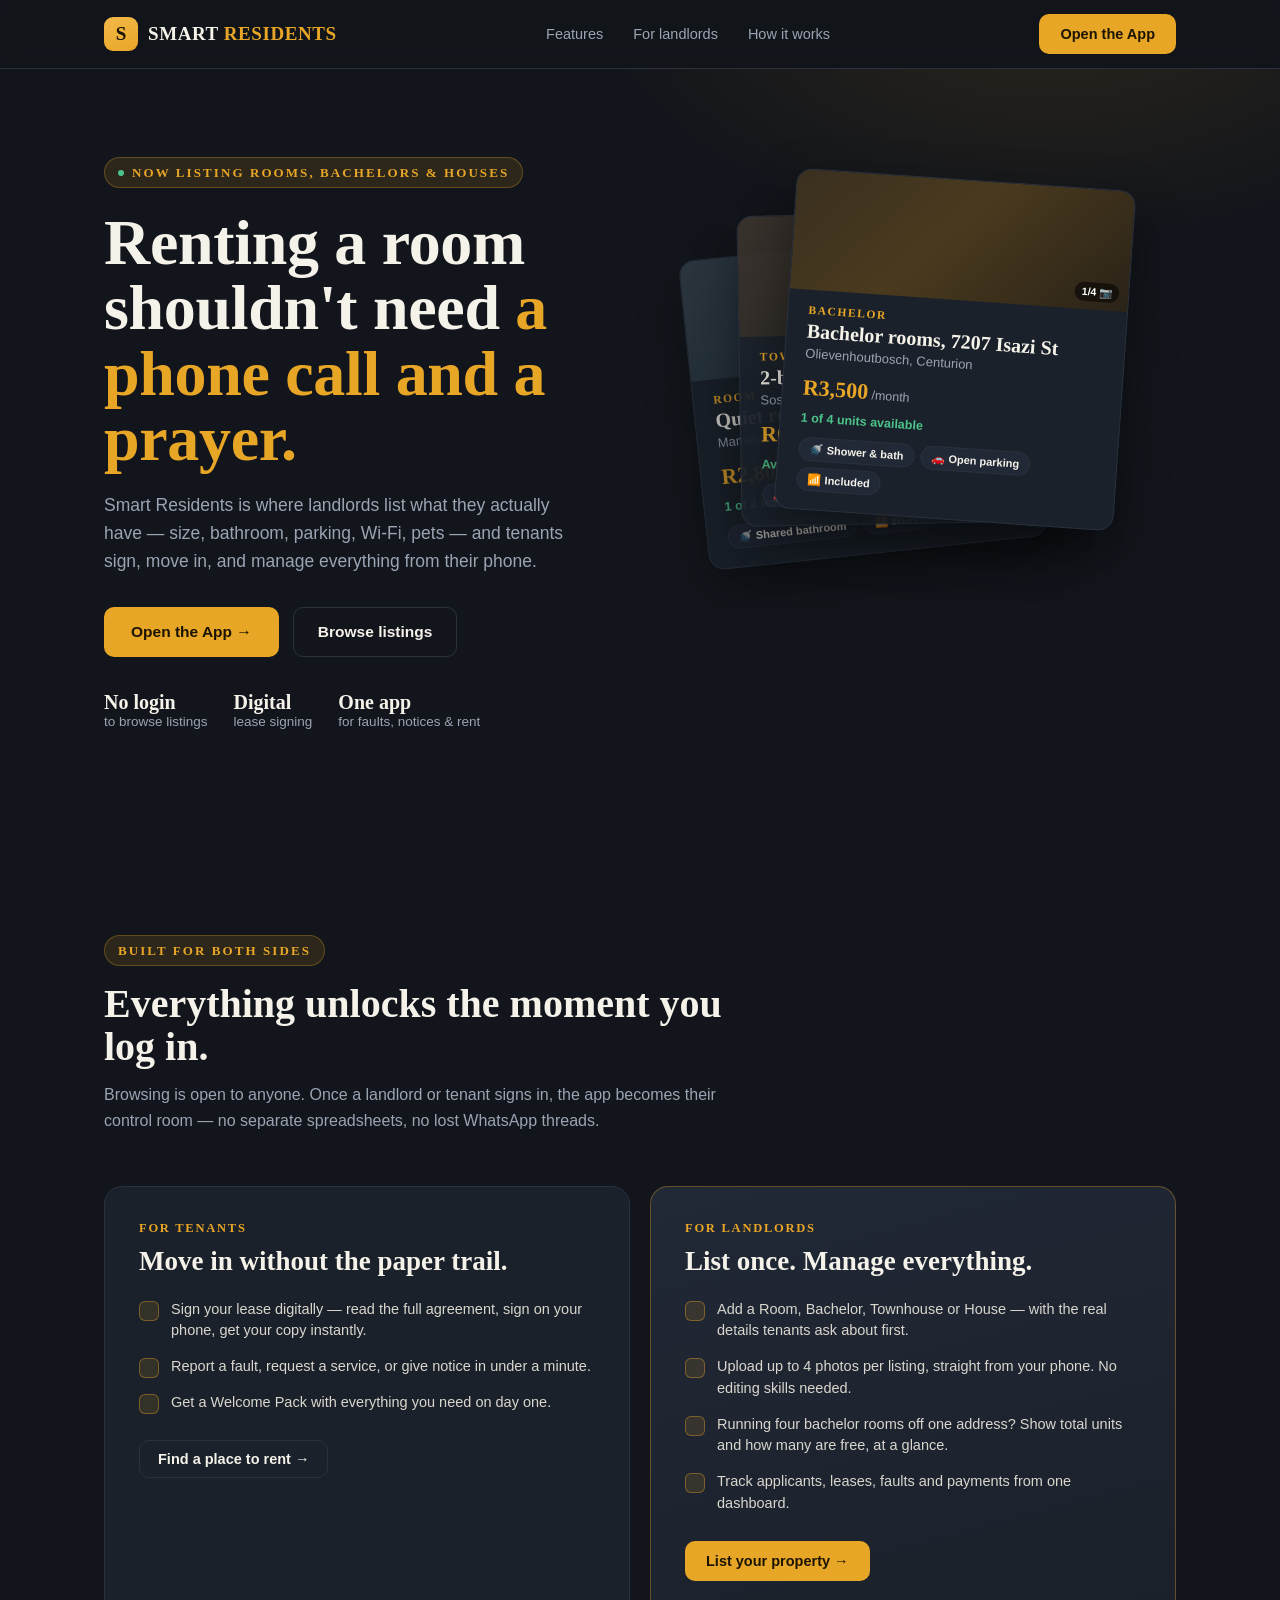
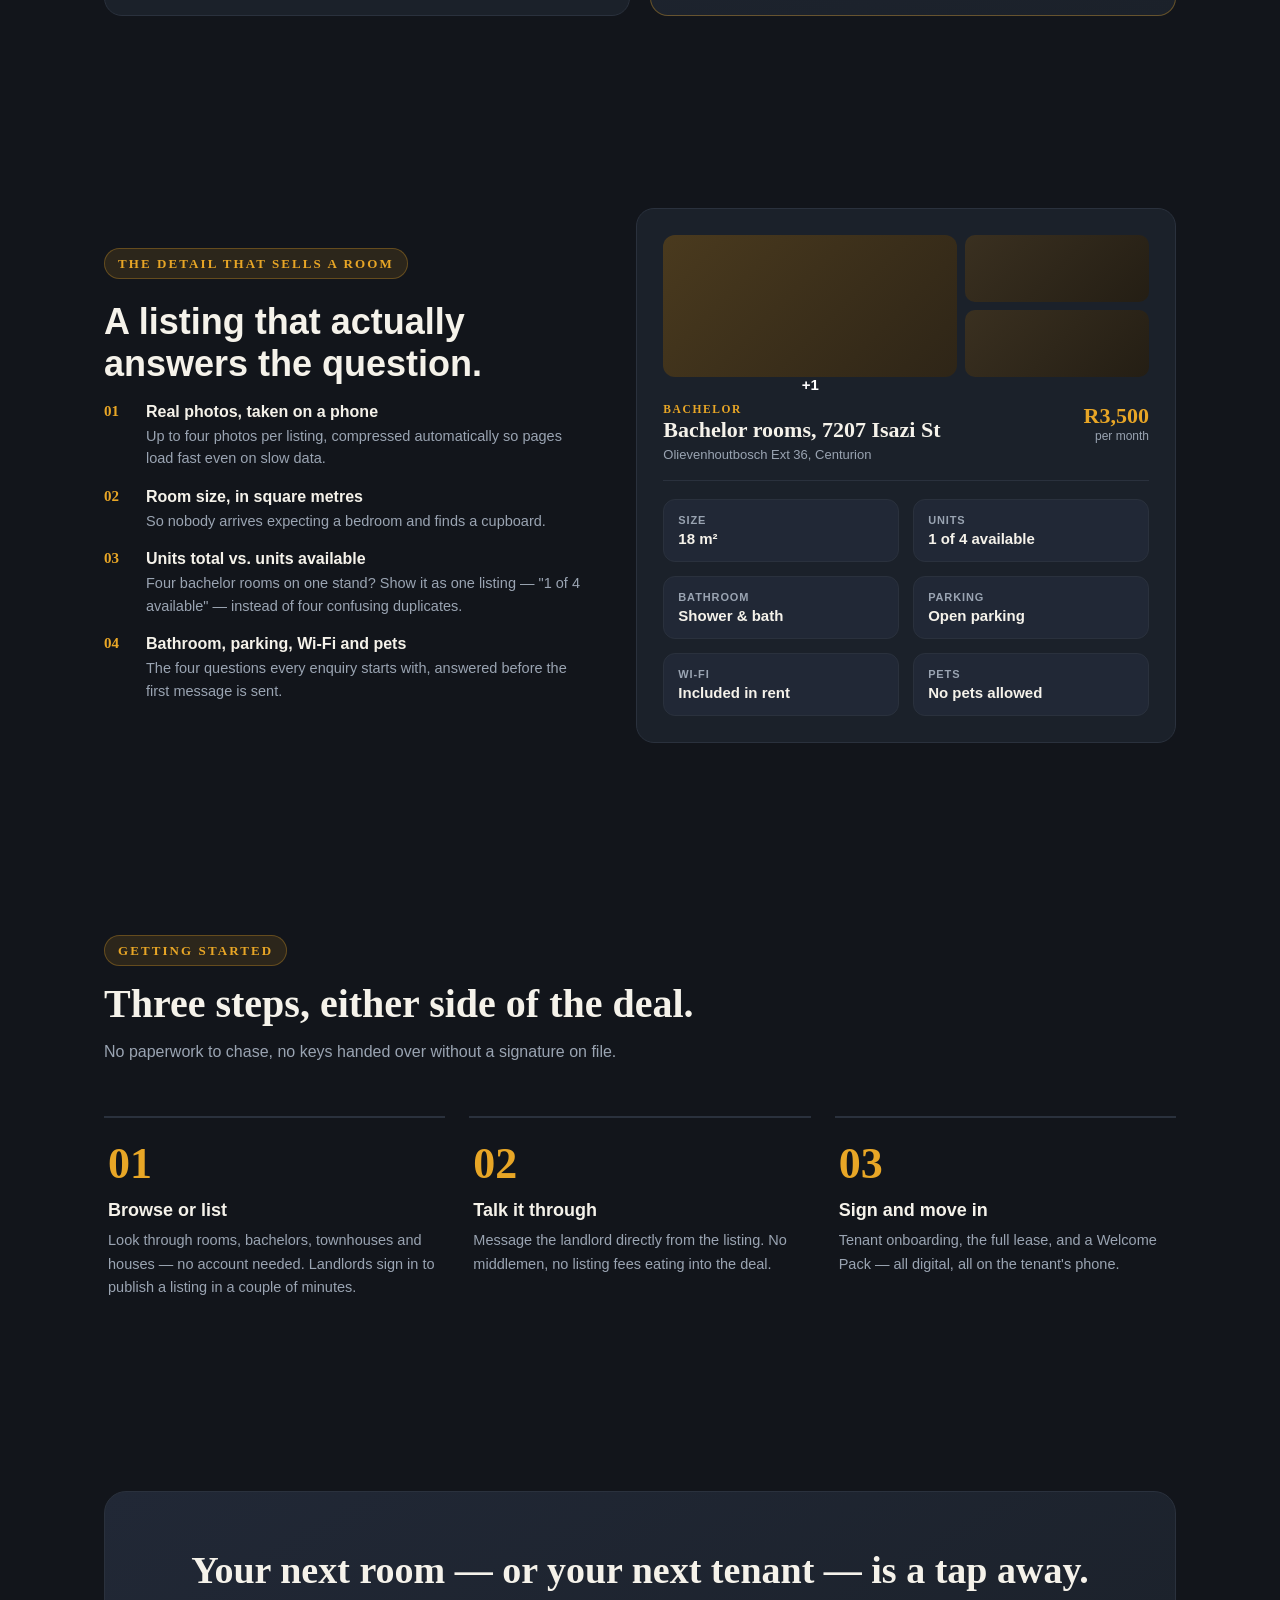
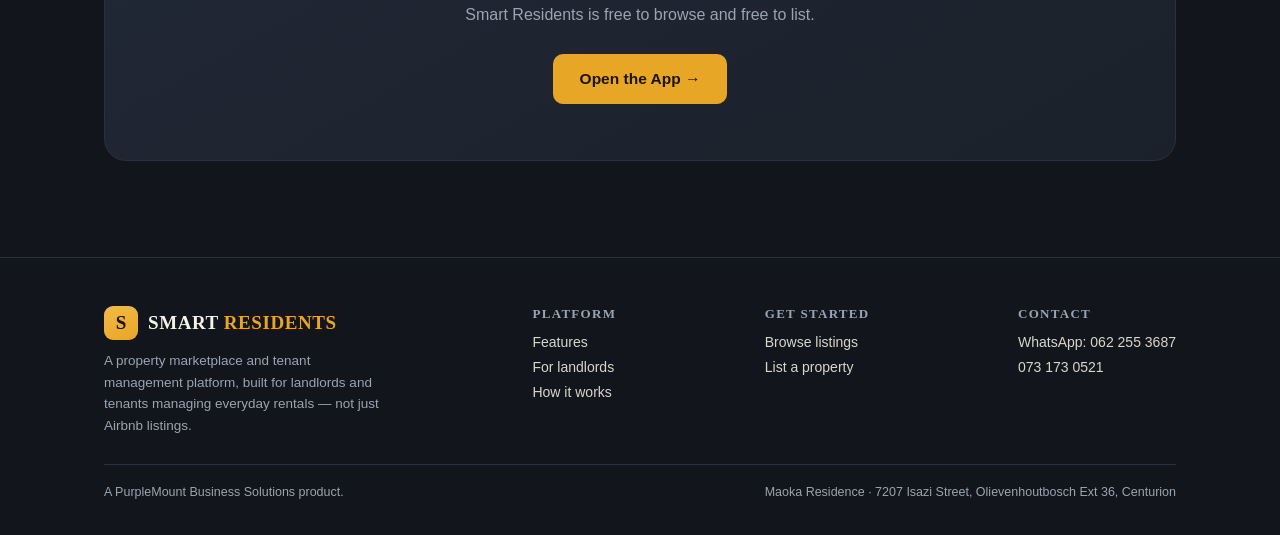
<file: smart-residents-landing.html>
<!DOCTYPE html>
<html lang="en">
<head>
<meta charset="UTF-8">
<title>Smart Residents — Rent, list, and manage rooms without the paperwork</title>
<meta name="viewport" content="width=device-width, initial-scale=1">
<meta name="description" content="Smart Residents lets landlords list rooms, bachelors, townhouses and houses with real specs, and lets tenants sign leases, report faults, and manage tenancy from their phone.">
<style>
  @font-face{
    font-family:'Barlow Condensed';font-weight:700;font-style:normal;
    src:local('Barlow Condensed Bold');
  }
  :root{
    --ink:#12151B; --panel:#1B212A; --panel2:#212836; --line:#2A313D;
    --gold:#E8A626; --gold-bright:#F4B94A; --gold-soft:rgba(232,166,38,.12); --paper:#F5F2EA; --muted:#9AA4B2;
    --good:#4CC38A;
    --ease:cubic-bezier(.4,0,.2,1);
  }
  *{box-sizing:border-box;}
  html{scroll-behavior:smooth;}
  body{
    margin:0;background:var(--ink);color:var(--paper);
    font-family:-apple-system,'Segoe UI',Roboto,Arial,sans-serif;
    -webkit-font-smoothing:antialiased;
  }
  .cond{font-family:'Barlow Condensed',Arial Narrow,sans-serif;}
  a{color:inherit;text-decoration:none;}
  img{max-width:100%;display:block;}
  .wrap{max-width:1120px;margin:0 auto;padding:0 24px;}

  /* ---------- nav ---------- */
  nav.top{position:sticky;top:0;z-index:50;background:rgba(18,21,27,.86);backdrop-filter:blur(10px);border-bottom:1px solid var(--line);}
  nav.top .wrap{display:flex;align-items:center;justify-content:space-between;height:68px;padding-left:24px;padding-right:24px;}
  .brand{display:flex;align-items:center;gap:10px;font-weight:700;}
  .brand-mark{width:34px;height:34px;border-radius:9px;background:linear-gradient(155deg,var(--gold-bright),var(--gold));display:flex;align-items:center;justify-content:center;color:#1B1403;font-family:'Barlow Condensed';font-weight:700;font-size:19px;flex-shrink:0;}
  .brand-word{font-family:'Barlow Condensed';font-weight:700;letter-spacing:.03em;font-size:19px;}
  .brand-word span{color:var(--gold);}
  .nav-links{display:none;align-items:center;gap:30px;}
  .nav-links a{font-size:14.5px;color:var(--muted);transition:color .2s var(--ease);}
  .nav-links a:hover{color:var(--paper);}
  @media(min-width:760px){.nav-links{display:flex;}}
  .btn{display:inline-flex;align-items:center;gap:8px;border-radius:10px;font-weight:700;cursor:pointer;border:1px solid transparent;transition:transform .15s var(--ease),box-shadow .2s var(--ease),background .2s var(--ease);white-space:nowrap;}
  .btn-gold{background:var(--gold);color:#1B1403;padding:11px 20px;font-size:14.5px;}
  .btn-gold:hover{background:var(--gold-bright);box-shadow:0 8px 22px rgba(232,166,38,.28);transform:translateY(-1px);}
  .btn-ghost{border-color:var(--line);color:var(--paper);padding:10px 18px;font-size:14.5px;background:transparent;}
  .btn-ghost:hover{border-color:var(--gold);color:var(--gold);}
  .nav-cta{display:inline-flex;padding:9px 14px;font-size:13.5px;}
  @media(min-width:480px){.nav-cta{padding:11px 20px;font-size:14.5px;}}

  /* ---------- hero ---------- */
  .hero{position:relative;padding:88px 0 110px;overflow:hidden;}
  .hero:before{content:'';position:absolute;inset:0;background:radial-gradient(700px 380px at 82% -10%,var(--gold-soft),transparent 65%);pointer-events:none;}
  .hero-grid{position:relative;display:grid;grid-template-columns:1fr;gap:56px;align-items:center;}
  @media(min-width:920px){.hero-grid{grid-template-columns:1.05fr .95fr;}}
  .eyebrow{display:inline-flex;align-items:center;gap:8px;font-family:'Barlow Condensed';font-weight:700;font-size:13px;letter-spacing:.16em;text-transform:uppercase;color:var(--gold);background:var(--gold-soft);border:1px solid rgba(232,166,38,.3);padding:7px 13px 6px;border-radius:100px;margin-bottom:22px;}
  .eyebrow .dot{width:6px;height:6px;border-radius:50%;background:var(--good);}
  h1{font-family:'Barlow Condensed';font-weight:700;font-size:clamp(38px,6.2vw,64px);line-height:1.02;letter-spacing:-.005em;margin:0 0 20px;}
  h1 .hl{color:var(--gold);}
  .hero p.lead{font-size:17.5px;line-height:1.6;color:var(--muted);max-width:480px;margin:0 0 32px;}
  .hero-ctas{display:flex;flex-wrap:wrap;gap:14px;margin-bottom:34px;}
  .btn-gold.lg{padding:15px 26px;font-size:15.5px;}
  .btn-ghost.lg{padding:14px 24px;font-size:15.5px;}
  .trust-row{display:flex;gap:26px;flex-wrap:wrap;color:var(--muted);font-size:13.5px;}
  .trust-row b{color:var(--paper);font-family:'Barlow Condensed';font-weight:700;font-size:20px;display:block;}

  /* ---------- signature: stacked listing cards ---------- */
  .stack{position:relative;height:480px;}
  @media(max-width:400px){.stack{height:440px;}}
  .lcard{position:absolute;width:100%;max-width:340px;background:var(--panel);border:1px solid var(--line);border-radius:16px;padding:0 0 18px;box-shadow:0 20px 50px rgba(0,0,0,.4);transition:transform .5s var(--ease);overflow:hidden;}
  .lcard-photo{position:relative;height:120px;background:linear-gradient(135deg,#3A3020,#4A3A1E 45%,#2A2318);}
  .lcard-photo .count{position:absolute;bottom:8px;right:9px;background:rgba(0,0,0,.55);color:#fff;font-size:10.5px;font-weight:700;padding:3px 7px;border-radius:100px;}
  .lcard-body{padding:14px 20px 0;}
  .lcard .type{font-family:'Barlow Condensed';font-weight:700;font-size:11.5px;letter-spacing:.14em;text-transform:uppercase;color:var(--gold);}
  .lcard h4{font-family:'Barlow Condensed';font-weight:700;font-size:20px;margin:4px 0 3px;}
  .lcard .loc{color:var(--muted);font-size:13px;margin-bottom:14px;}
  .lcard .price{font-family:'Barlow Condensed';font-weight:700;font-size:22px;color:var(--gold);}
  .lcard .price span{font-family:-apple-system,sans-serif;font-weight:400;color:var(--muted);font-size:12.5px;}
  .lcard .avail{font-size:12.5px;color:var(--good);margin:10px 0 12px;font-weight:600;}
  .lcard .tags{display:flex;flex-wrap:wrap;gap:6px;}
  .lcard .tag{font-size:11px;font-weight:700;background:var(--panel2);border:1px solid var(--line);border-radius:100px;padding:5px 10px 4px;color:var(--paper);}
  .lcard.c1{transform:translate(0,40px) rotate(-6deg);z-index:1;opacity:.75;}
  .lcard.c2{transform:translate(46px,10px) rotate(-1deg);z-index:2;opacity:.92;}
  .lcard.c3{transform:translate(92px,-24px) rotate(4deg);z-index:3;}
  .stack:hover .c1{transform:translate(-8px,52px) rotate(-9deg);}
  .stack:hover .c2{transform:translate(46px,18px) rotate(-2deg);}
  .stack:hover .c3{transform:translate(100px,-32px) rotate(5deg);}

  /* ---------- sections ---------- */
  section{padding:96px 0;}
  .section-head{max-width:640px;margin:0 0 52px;}
  .section-head .eyebrow{margin-bottom:16px;}
  .section-head h2{font-family:'Barlow Condensed';font-weight:700;font-size:clamp(28px,4.4vw,40px);line-height:1.08;margin:0 0 14px;}
  .section-head p{color:var(--muted);font-size:16px;line-height:1.6;margin:0;}

  /* audience split */
  .split{display:grid;grid-template-columns:1fr;gap:20px;}
  @media(min-width:820px){.split{grid-template-columns:1fr 1fr;}}
  .aud-card{background:var(--panel);border:1px solid var(--line);border-radius:18px;padding:34px;}
  .aud-card.landlord{border-color:rgba(232,166,38,.35);background:linear-gradient(165deg,var(--panel2),var(--panel));}
  .aud-tag{font-family:'Barlow Condensed';font-weight:700;font-size:12.5px;letter-spacing:.14em;text-transform:uppercase;color:var(--gold);margin-bottom:10px;}
  .aud-card h3{font-family:'Barlow Condensed';font-weight:700;font-size:27px;margin:0 0 12px;}
  .aud-card ul{list-style:none;margin:22px 0 26px;padding:0;display:flex;flex-direction:column;gap:14px;}
  .aud-card li{display:flex;gap:12px;font-size:14.5px;line-height:1.5;color:#D9D6CE;}
  .aud-card li:before{content:'';flex-shrink:0;width:18px;height:18px;margin-top:2px;border-radius:6px;background:var(--gold-soft);border:1px solid rgba(232,166,38,.4);position:relative;}
  .aud-card li:after{content:'';position:absolute;}

  /* spec sheet showcase */
  .spec-wrap{display:grid;grid-template-columns:1fr;gap:44px;align-items:center;}
  @media(min-width:900px){.spec-wrap{grid-template-columns:.95fr 1.05fr;}}
  .spec-sheet{background:var(--panel);border:1px solid var(--line);border-radius:18px;padding:26px;}
  .ss-photos{display:grid;grid-template-columns:1.6fr 1fr;grid-template-rows:1fr 1fr;gap:8px;height:150px;margin-bottom:18px;}
  .ss-photo-main{grid-row:1/3;border-radius:12px;background:linear-gradient(135deg,#4A3A1E,#2E2517);}
  .ss-photo-sub{border-radius:10px;background:linear-gradient(135deg,#3A3020,#241E14);position:relative;}
  .ss-more{position:absolute;inset:0;display:flex;align-items:center;justify-content:center;background:rgba(0,0,0,.5);color:#fff;font-weight:700;font-size:15px;border-radius:10px;}
  .spec-sheet .sh-top{display:flex;justify-content:space-between;align-items:flex-start;margin-bottom:18px;padding-bottom:18px;border-bottom:1px solid var(--line);}
  .spec-sheet .sh-top h4{font-family:'Barlow Condensed';font-weight:700;font-size:22px;margin:2px 0 4px;}
  .spec-grid{display:grid;grid-template-columns:1fr 1fr;gap:14px;}
  .spec-item{background:var(--panel2);border:1px solid var(--line);border-radius:12px;padding:14px;}
  .spec-item .k{font-size:11px;letter-spacing:.08em;text-transform:uppercase;color:var(--muted);font-weight:700;margin-bottom:4px;}
  .spec-item .v{font-size:15px;font-weight:600;}
  .feature-list{list-style:none;margin:0;padding:0;display:flex;flex-direction:column;gap:18px;}
  .feature-list li{display:flex;gap:16px;}
  .fi-num{font-family:'Barlow Condensed';font-weight:700;color:var(--gold);font-size:15px;flex-shrink:0;width:26px;}
  .feature-list h5{margin:0 0 4px;font-size:16px;}
  .feature-list p{margin:0;color:var(--muted);font-size:14.5px;line-height:1.55;}

  /* how it works */
  .steps{display:grid;grid-template-columns:1fr;gap:0;counter-reset:step;}
  @media(min-width:820px){.steps{grid-template-columns:repeat(3,1fr);gap:24px;}}
  .step{position:relative;padding:28px 4px 0;border-top:2px solid var(--line);}
  @media(min-width:820px){.step{padding-top:24px;}}
  .step .num{font-family:'Barlow Condensed';font-weight:700;font-size:44px;color:var(--gold);line-height:1;margin-bottom:14px;}
  .step h4{font-size:18px;margin:0 0 8px;}
  .step p{color:var(--muted);font-size:14.5px;line-height:1.6;margin:0;}

  /* cta band */
  .band{background:linear-gradient(150deg,var(--panel2),var(--panel));border:1px solid var(--line);border-radius:22px;padding:56px 40px;text-align:center;}
  .band h2{font-family:'Barlow Condensed';font-weight:700;font-size:clamp(26px,4.2vw,38px);margin:0 0 14px;}
  .band p{color:var(--muted);font-size:16px;margin:0 0 30px;}
  .band .hero-ctas{justify-content:center;margin-bottom:0;}

  /* footer */
  footer{border-top:1px solid var(--line);padding:48px 0 36px;}
  .foot-grid{display:flex;flex-wrap:wrap;justify-content:space-between;gap:28px;margin-bottom:28px;}
  .foot-brand p{color:var(--muted);font-size:13.5px;max-width:280px;line-height:1.6;margin:10px 0 0;}
  .foot-col h6{font-family:'Barlow Condensed';font-weight:700;font-size:13px;letter-spacing:.1em;text-transform:uppercase;color:var(--muted);margin:0 0 12px;}
  .foot-col a{display:block;font-size:14px;color:#D9D6CE;margin-bottom:9px;}
  .foot-col a:hover{color:var(--gold);}
  .foot-bottom{color:var(--muted);font-size:12.5px;border-top:1px solid var(--line);padding-top:20px;display:flex;flex-wrap:wrap;gap:8px;justify-content:space-between;}

  .reveal{opacity:0;transform:translateY(18px);transition:opacity .6s var(--ease),transform .6s var(--ease);}
  .reveal.in{opacity:1;transform:translateY(0);}

  @media(prefers-reduced-motion: reduce){
    html{scroll-behavior:auto;}
    .lcard, .btn, .reveal{transition:none;}
    .reveal{opacity:1;transform:none;}
  }
</style>
</head>
<body>

<nav class="top">
  <div class="wrap">
    <div class="brand">
      <div class="brand-mark">S</div>
      <div class="brand-word">SMART <span>RESIDENTS</span></div>
    </div>
    <div class="nav-links">
      <a href="#features">Features</a>
      <a href="#landlords">For landlords</a>
      <a href="#how">How it works</a>
    </div>
    <a class="btn btn-gold nav-cta" href="https://theark2025.netlify.app" target="_blank" rel="noopener">Open the App</a>
  </div>
</nav>

<header class="hero">
  <div class="wrap hero-grid">
    <div>
      <div class="eyebrow"><span class="dot"></span> NOW LISTING ROOMS, BACHELORS &amp; HOUSES</div>
      <h1>Renting a room shouldn't need <span class="hl">a phone call and a prayer.</span></h1>
      <p class="lead">Smart Residents is where landlords list what they actually have — size, bathroom, parking, Wi-Fi, pets — and tenants sign, move in, and manage everything from their phone.</p>
      <div class="hero-ctas">
        <a class="btn btn-gold lg" href="https://theark2025.netlify.app" target="_blank" rel="noopener">Open the App →</a>
        <a class="btn btn-ghost lg" href="https://theark2025.netlify.app" target="_blank" rel="noopener">Browse listings</a>
      </div>
      <div class="trust-row">
        <div><b>No login</b> to browse listings</div>
        <div><b>Digital</b> lease signing</div>
        <div><b>One app</b> for faults, notices &amp; rent</div>
      </div>
    </div>
    <div class="stack" aria-hidden="true">
      <div class="lcard c1">
        <div class="lcard-photo" style="background:linear-gradient(135deg,#33404A,#22303A 55%,#182229)"><span class="count">1/2 📷</span></div>
        <div class="lcard-body">
        <div class="type">Room</div>
        <h4>Quiet room, Wi-Fi included</h4>
        <div class="loc">Mamelodi, Pretoria</div>
        <div class="price">R2,800<span> /month</span></div>
        <div class="avail">1 of 2 units available</div>
        <div class="tags"><span class="tag">🚿 Shared bathroom</span><span class="tag">📶 Wi-Fi</span></div>
        </div>
      </div>
      <div class="lcard c2">
        <div class="lcard-photo" style="background:linear-gradient(135deg,#3D3630,#2B2620 55%,#1C1915)"><span class="count">1/4 📷</span></div>
        <div class="lcard-body">
        <div class="type">Townhouse</div>
        <h4>2-bed near taxi rank</h4>
        <div class="loc">Soshanguve, Pretoria</div>
        <div class="price">R6,200<span> /month</span></div>
        <div class="avail">Available from 1 Sept</div>
        <div class="tags"><span class="tag">🚗 Covered parking</span><span class="tag">🐾 No pets</span></div>
        </div>
      </div>
      <div class="lcard c3">
        <div class="lcard-photo"><span class="count">1/4 📷</span></div>
        <div class="lcard-body">
        <div class="type">Bachelor</div>
        <h4>Bachelor rooms, 7207 Isazi St</h4>
        <div class="loc">Olievenhoutbosch, Centurion</div>
        <div class="price">R3,500<span> /month</span></div>
        <div class="avail">1 of 4 units available</div>
        <div class="tags"><span class="tag">🚿 Shower &amp; bath</span><span class="tag">🚗 Open parking</span><span class="tag">📶 Included</span></div>
        </div>
      </div>
    </div>
  </div>
</header>

<section id="features">
  <div class="wrap">
    <div class="reveal section-head">
      <div class="eyebrow" style="color:var(--gold)">BUILT FOR BOTH SIDES</div>
      <h2>Everything unlocks the moment you log in.</h2>
      <p>Browsing is open to anyone. Once a landlord or tenant signs in, the app becomes their control room — no separate spreadsheets, no lost WhatsApp threads.</p>
    </div>
    <div class="reveal split">
      <div class="aud-card">
        <div class="aud-tag">For tenants</div>
        <h3>Move in without the paper trail.</h3>
        <ul>
          <li>Sign your lease digitally — read the full agreement, sign on your phone, get your copy instantly.</li>
          <li>Report a fault, request a service, or give notice in under a minute.</li>
          <li>Get a Welcome Pack with everything you need on day one.</li>
        </ul>
        <a class="btn btn-ghost" href="https://theark2025.netlify.app" target="_blank" rel="noopener">Find a place to rent →</a>
      </div>
      <div class="aud-card landlord" id="landlords">
        <div class="aud-tag">For landlords</div>
        <h3>List once. Manage everything.</h3>
        <ul>
          <li>Add a Room, Bachelor, Townhouse or House — with the real details tenants ask about first.</li>
          <li>Upload up to 4 photos per listing, straight from your phone. No editing skills needed.</li>
          <li>Running four bachelor rooms off one address? Show total units and how many are free, at a glance.</li>
          <li>Track applicants, leases, faults and payments from one dashboard.</li>
        </ul>
        <a class="btn btn-gold" href="https://theark2025.netlify.app" target="_blank" rel="noopener">List your property →</a>
      </div>
    </div>
  </div>
</section>

<section>
  <div class="wrap spec-wrap">
    <div>
      <div class="eyebrow" style="color:var(--gold)">THE DETAIL THAT SELLS A ROOM</div>
      <h2 class="cond" style="font-size:clamp(26px,4vw,36px);margin:0 0 18px;">A listing that actually answers the question.</h2>
      <ul class="reveal feature-list">
        <li><span class="fi-num">01</span><div><h5>Real photos, taken on a phone</h5><p>Up to four photos per listing, compressed automatically so pages load fast even on slow data.</p></div></li>
        <li><span class="fi-num">02</span><div><h5>Room size, in square metres</h5><p>So nobody arrives expecting a bedroom and finds a cupboard.</p></div></li>
        <li><span class="fi-num">03</span><div><h5>Units total vs. units available</h5><p>Four bachelor rooms on one stand? Show it as one listing — "1 of 4 available" — instead of four confusing duplicates.</p></div></li>
        <li><span class="fi-num">04</span><div><h5>Bathroom, parking, Wi-Fi and pets</h5><p>The four questions every enquiry starts with, answered before the first message is sent.</p></div></li>
      </ul>
    </div>
    <div class="reveal spec-sheet">
      <div class="ss-photos">
        <div class="ss-photo-main"></div>
        <div class="ss-photo-sub"></div>
        <div class="ss-photo-sub"></div>
        <div class="ss-photo-sub" style="position:relative"><span class="ss-more">+1</span></div>
      </div>
      <div class="sh-top">
        <div>
          <div class="type" style="font-family:'Barlow Condensed';font-weight:700;font-size:11.5px;letter-spacing:.14em;text-transform:uppercase;color:var(--gold)">BACHELOR</div>
          <h4>Bachelor rooms, 7207 Isazi St</h4>
          <div style="color:var(--muted);font-size:13px">Olievenhoutbosch Ext 36, Centurion</div>
        </div>
        <div style="text-align:right">
          <div style="font-family:'Barlow Condensed';font-weight:700;font-size:22px;color:var(--gold)">R3,500</div>
          <div style="color:var(--muted);font-size:12px">per month</div>
        </div>
      </div>
      <div class="spec-grid">
        <div class="spec-item"><div class="k">Size</div><div class="v">18 m²</div></div>
        <div class="spec-item"><div class="k">Units</div><div class="v">1 of 4 available</div></div>
        <div class="spec-item"><div class="k">Bathroom</div><div class="v">Shower &amp; bath</div></div>
        <div class="spec-item"><div class="k">Parking</div><div class="v">Open parking</div></div>
        <div class="spec-item"><div class="k">Wi-Fi</div><div class="v">Included in rent</div></div>
        <div class="spec-item"><div class="k">Pets</div><div class="v">No pets allowed</div></div>
      </div>
    </div>
  </div>
</section>

<section id="how">
  <div class="wrap">
    <div class="reveal section-head">
      <div class="eyebrow" style="color:var(--gold)">GETTING STARTED</div>
      <h2>Three steps, either side of the deal.</h2>
      <p>No paperwork to chase, no keys handed over without a signature on file.</p>
    </div>
    <div class="reveal steps">
      <div class="step">
        <div class="num">01</div>
        <h4>Browse or list</h4>
        <p>Look through rooms, bachelors, townhouses and houses — no account needed. Landlords sign in to publish a listing in a couple of minutes.</p>
      </div>
      <div class="step">
        <div class="num">02</div>
        <h4>Talk it through</h4>
        <p>Message the landlord directly from the listing. No middlemen, no listing fees eating into the deal.</p>
      </div>
      <div class="step">
        <div class="num">03</div>
        <h4>Sign and move in</h4>
        <p>Tenant onboarding, the full lease, and a Welcome Pack — all digital, all on the tenant's phone.</p>
      </div>
    </div>
  </div>
</section>

<section>
  <div class="wrap">
    <div class="reveal band">
      <h2>Your next room — or your next tenant — is a tap away.</h2>
      <p>Smart Residents is free to browse and free to list.</p>
      <div class="hero-ctas">
        <a class="btn btn-gold lg" href="https://theark2025.netlify.app" target="_blank" rel="noopener">Open the App →</a>
      </div>
    </div>
  </div>
</section>

<footer>
  <div class="wrap">
    <div class="foot-grid">
      <div class="foot-brand" style="max-width:320px">
        <div class="brand">
          <div class="brand-mark">S</div>
          <div class="brand-word">SMART <span>RESIDENTS</span></div>
        </div>
        <p>A property marketplace and tenant management platform, built for landlords and tenants managing everyday rentals — not just Airbnb listings.</p>
      </div>
      <div class="foot-col">
        <h6>Platform</h6>
        <a href="#features">Features</a>
        <a href="#landlords">For landlords</a>
        <a href="#how">How it works</a>
      </div>
      <div class="foot-col">
        <h6>Get started</h6>
        <a href="https://theark2025.netlify.app" target="_blank" rel="noopener">Browse listings</a>
        <a href="https://theark2025.netlify.app" target="_blank" rel="noopener">List a property</a>
      </div>
      <div class="foot-col">
        <h6>Contact</h6>
        <a href="https://wa.me/27622553687">WhatsApp: 062 255 3687</a>
        <a href="tel:0731730521">073 173 0521</a>
      </div>
    </div>
    <div class="foot-bottom">
      <div>A PurpleMount Business Solutions product.</div>
      <div>Maoka Residence · 7207 Isazi Street, Olievenhoutbosch Ext 36, Centurion</div>
    </div>
  </div>
</footer>

<script>
(function(){
  var els = document.querySelectorAll('.reveal');
  if(!('IntersectionObserver' in window) || !els.length){
    els.forEach(function(el){ el.classList.add('in'); });
    return;
  }
  var io = new IntersectionObserver(function(entries){
    entries.forEach(function(entry){
      if(entry.isIntersecting){
        entry.target.classList.add('in');
        io.unobserve(entry.target);
      }
    });
  }, { threshold: 0.15, rootMargin: '0px 0px -40px 0px' });
  els.forEach(function(el){ io.observe(el); });
})();
</script>
</body>
</html>
</file>
